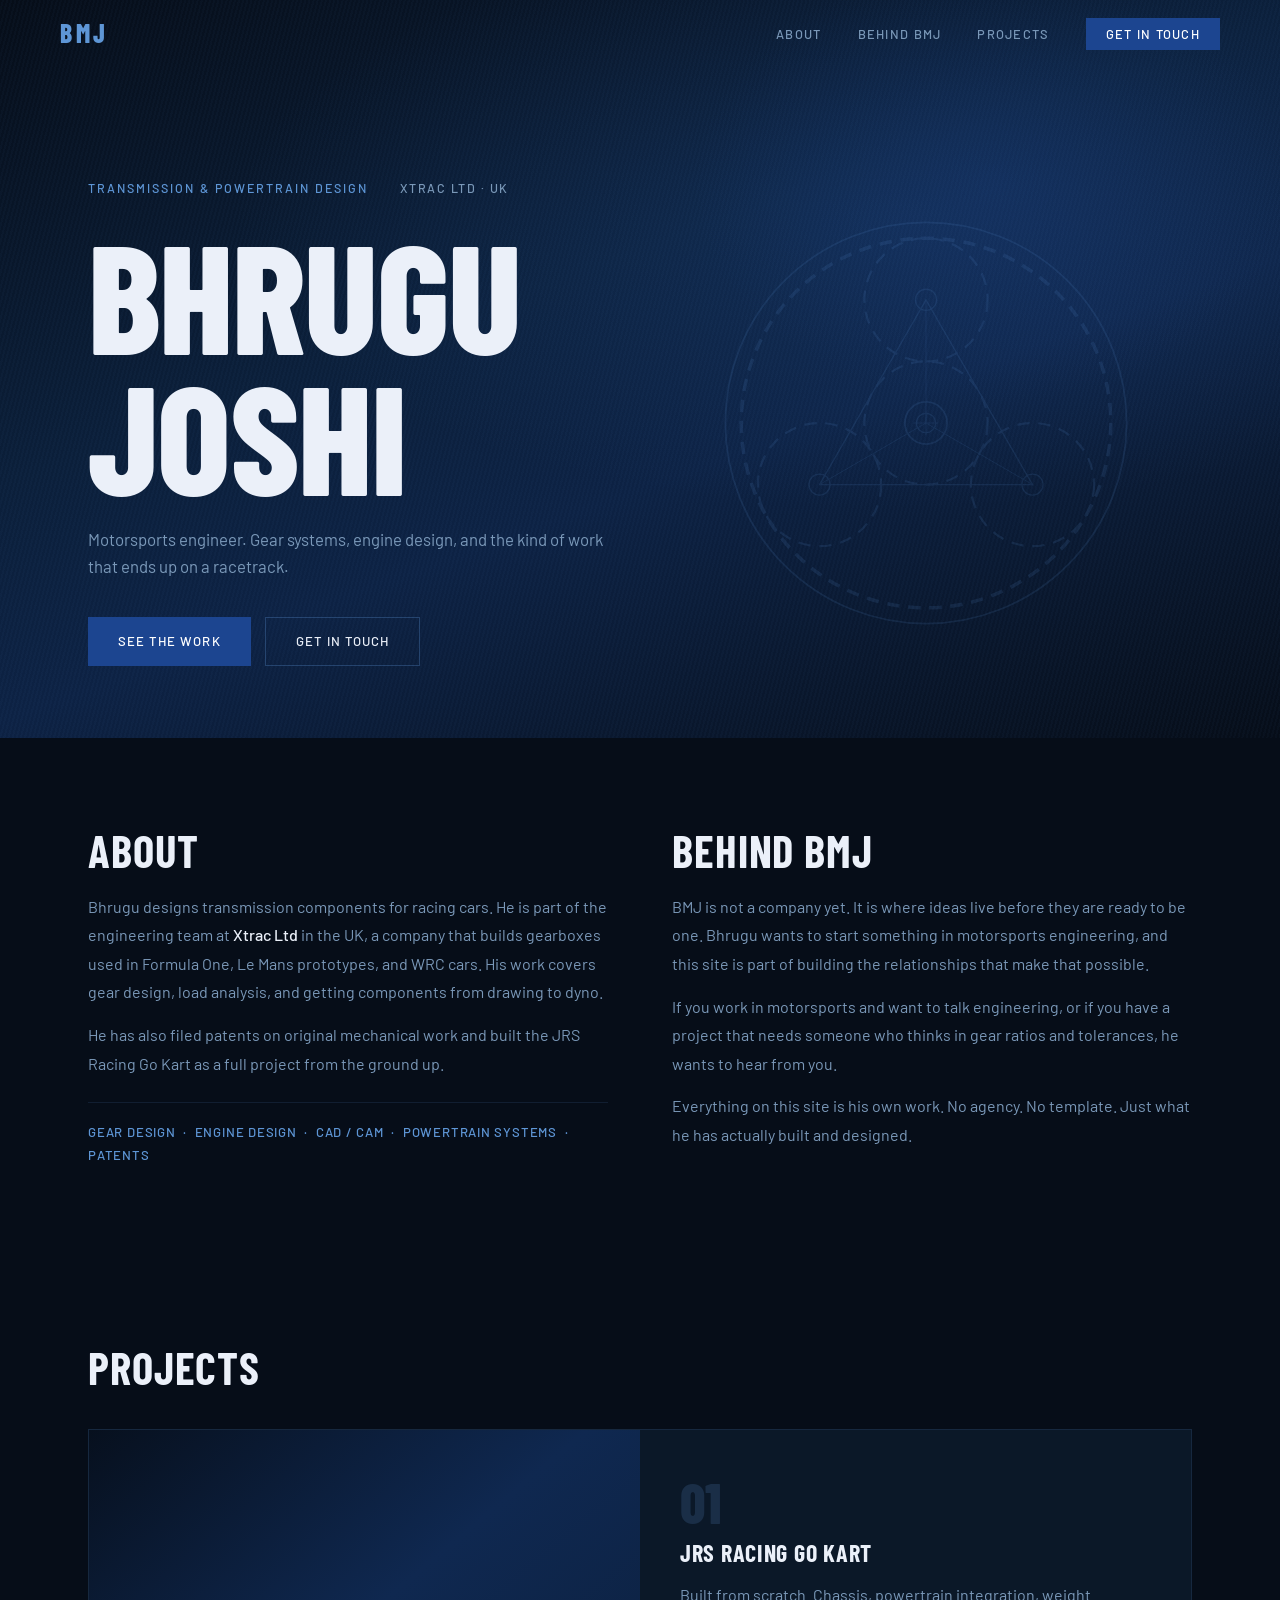
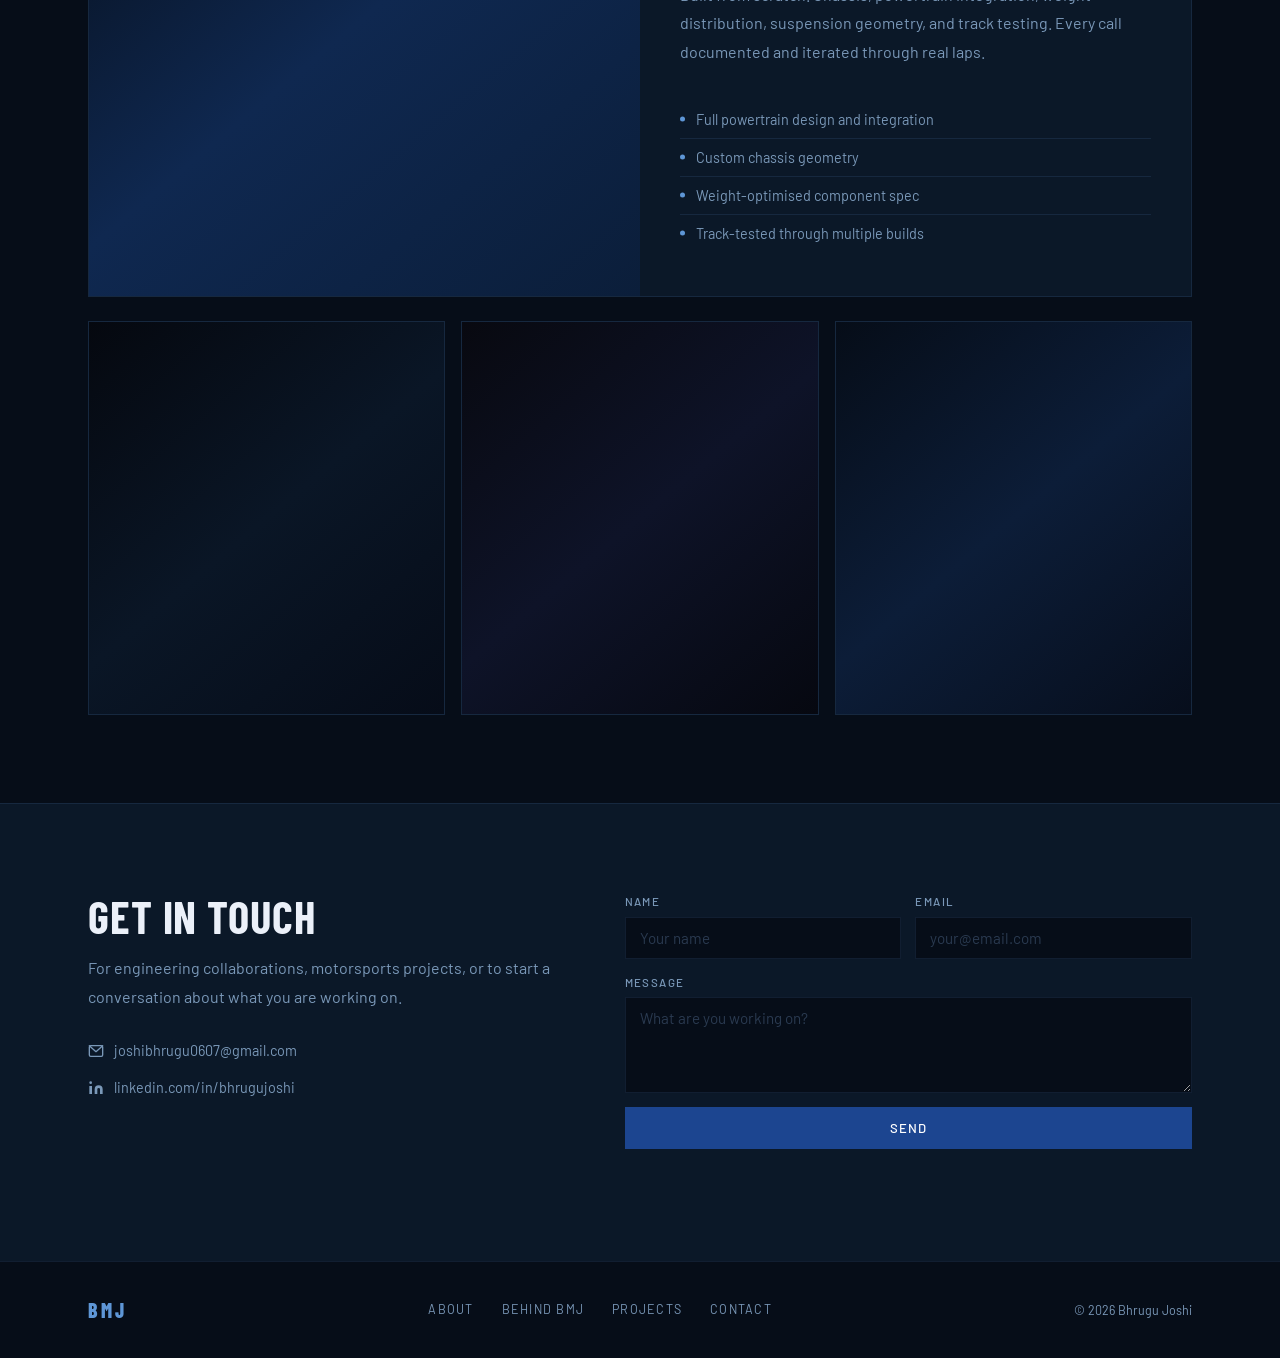
<file: index.html>
<!DOCTYPE html>
<html lang="en">
<head>
  <meta charset="UTF-8">
  <meta name="viewport" content="width=device-width, initial-scale=1.0">
  <title>Bhrugu Joshi</title>
  <meta name="description" content="Motorsports engineer at Xtrac Ltd, UK. Transmission systems, gear design, powertrain work, and the JRS Racing Go Kart.">
  <meta property="og:title" content="Bhrugu Joshi">
  <meta property="og:description" content="Transmission systems. Gear design. Motorsports.">
  <meta property="og:url" content="https://projectbmj.com">
  <link rel="icon" type="image/svg+xml" href="favicon.svg">
  <link rel="preconnect" href="https://fonts.googleapis.com">
  <link rel="preconnect" href="https://fonts.gstatic.com" crossorigin>
  <link href="https://fonts.googleapis.com/css2?family=Barlow+Condensed:wght@600;700;800&family=Barlow:wght@400;500&display=swap" rel="stylesheet">
  <link rel="stylesheet" href="css/styles.css">
</head>
<body>

  <nav id="navbar">
    <div class="nav-inner">
      <a href="#hero" class="logo">BMJ</a>
      <button class="nav-toggle" id="navToggle" aria-label="Toggle menu" aria-expanded="false">
        <span></span><span></span><span></span>
      </button>
      <ul class="nav-links" id="navLinks">
        <li><a href="#about">About</a></li>
        <li><a href="#behind-bmj">Behind BMJ</a></li>
        <li><a href="#projects">Projects</a></li>
        <li><a href="#contact" class="nav-cta">Get In Touch</a></li>
      </ul>
    </div>
  </nav>

  <!-- Hero -->
  <section id="hero">
    <div class="hero-bg" aria-hidden="true"></div>
    <div class="hero-inner">

      <div class="hero-content">
        <div class="hero-top">
          <span class="hero-role">Transmission &amp; Powertrain Design</span>
          <span class="hero-current">Xtrac Ltd &middot; UK</span>
        </div>
        <h1>Bhrugu<br>Joshi</h1>
        <p class="hero-line">Motorsports engineer. Gear systems, engine design, and the kind of work that ends up on a racetrack.</p>
        <div class="hero-actions">
          <a href="#projects" class="btn btn-solid">See the work</a>
          <a href="#contact" class="btn btn-ghost">Get in touch</a>
        </div>
      </div>

      <div class="hero-visual" aria-hidden="true">
        <!--
          Planetary differential schematic — 3-planet epicyclic arrangement.
          Geometry: sun r=70, planet r=70, ring pitch r=210.
          Planet centres at r=140 from assembly centre, 120° apart.
          stroke-dasharray 14/10 yields ~18 dashes on r=70 circles
          and ~54 dashes on r=210 — matching real module-aligned tooth counts.
        -->
        <svg class="gear-svg" viewBox="0 0 500 500" fill="none" xmlns="http://www.w3.org/2000/svg">

          <!--
            Carrier layer: ring gear + locus circle + carrier plate + planets.
            Rotates 1 rev per 120s (carrier output speed).
          -->
          <g class="diff-carrier">

            <!-- Planet centre locus (reference circle) -->
            <circle cx="250" cy="250" r="140"
                    stroke="currentColor" stroke-width="0.6"
                    stroke-dasharray="3 9" opacity="0.35"/>

            <!-- Ring gear: outer housing -->
            <circle cx="250" cy="250" r="228"
                    stroke="currentColor" stroke-width="2"/>

            <!-- Ring gear: inner toothed surface (annulus) -->
            <circle cx="250" cy="250" r="210"
                    stroke="currentColor" stroke-width="4"
                    stroke-dasharray="14 10"/>

            <!-- Planet carrier: triangular plate -->
            <polygon points="250,110 371,320 129,320"
                     stroke="currentColor" stroke-width="1.5"/>

            <!-- Planet carrier: spider arms -->
            <line x1="250" y1="250" x2="250" y2="110"
                  stroke="currentColor" stroke-width="1"/>
            <line x1="250" y1="250" x2="371" y2="320"
                  stroke="currentColor" stroke-width="1"/>
            <line x1="250" y1="250" x2="129" y2="320"
                  stroke="currentColor" stroke-width="1"/>

            <!-- Planet gear 1 — top (250, 110) -->
            <circle cx="250" cy="110" r="70"
                    stroke="currentColor" stroke-width="2.5"
                    stroke-dasharray="14 10"/>
            <circle cx="250" cy="110" r="12"
                    stroke="currentColor" stroke-width="1.5"/>

            <!-- Planet gear 2 — lower left (129, 320) -->
            <circle cx="129" cy="320" r="70"
                    stroke="currentColor" stroke-width="2.5"
                    stroke-dasharray="14 10"/>
            <circle cx="129" cy="320" r="12"
                    stroke="currentColor" stroke-width="1.5"/>

            <!-- Planet gear 3 — lower right (371, 320) -->
            <circle cx="371" cy="320" r="70"
                    stroke="currentColor" stroke-width="2.5"
                    stroke-dasharray="14 10"/>
            <circle cx="371" cy="320" r="12"
                    stroke="currentColor" stroke-width="1.5"/>

          </g>

          <!--
            Sun gear layer: rotates 4× carrier speed (ring-fixed epicyclic
            ratio: ω_sun = ω_carrier × (N_sun + N_ring) / N_sun = × 4).
            1 rev per 30s.
          -->
          <g class="diff-sun">
            <circle cx="250" cy="250" r="70"
                    stroke="currentColor" stroke-width="2.5"
                    stroke-dasharray="14 10"/>
            <circle cx="250" cy="250" r="24"
                    stroke="currentColor" stroke-width="2"/>
            <circle cx="250" cy="250" r="11"
                    stroke="currentColor" stroke-width="1.5"/>
            <line x1="250" y1="236" x2="250" y2="264"
                  stroke="currentColor" stroke-width="1"/>
            <line x1="236" y1="250" x2="264" y2="250"
                  stroke="currentColor" stroke-width="1"/>
          </g>

        </svg>
      </div>

    </div>
  </section>

  <!-- About + Behind BMJ in one visual block -->
  <section id="about" class="section">
    <div class="wrap">
      <div class="about-cols">

        <div class="about-col reveal">
          <h2>About</h2>
          <p>Bhrugu designs transmission components for racing cars. He is part of the engineering team at <strong>Xtrac Ltd</strong> in the UK, a company that builds gearboxes used in Formula One, Le Mans prototypes, and WRC cars. His work covers gear design, load analysis, and getting components from drawing to dyno.</p>
          <p>He has also filed patents on original mechanical work and built the JRS Racing Go Kart as a full project from the ground up.</p>
          <p class="skills-line">Gear Design &nbsp;&middot;&nbsp; Engine Design &nbsp;&middot;&nbsp; CAD / CAM &nbsp;&middot;&nbsp; Powertrain Systems &nbsp;&middot;&nbsp; Patents</p>
        </div>

        <div class="about-col reveal" id="behind-bmj">
          <h2>Behind BMJ</h2>
          <p>BMJ is not a company yet. It is where ideas live before they are ready to be one. Bhrugu wants to start something in motorsports engineering, and this site is part of building the relationships that make that possible.</p>
          <p>If you work in motorsports and want to talk engineering, or if you have a project that needs someone who thinks in gear ratios and tolerances, he wants to hear from you.</p>
          <p>Everything on this site is his own work. No agency. No template. Just what he has actually built and designed.</p>
        </div>

      </div>
    </div>
  </section>

  <!-- Projects -->
  <section id="projects" class="section">
    <div class="wrap">
      <h2 class="section-h reveal">Projects</h2>

      <article class="project-feature reveal">
        <div class="pf-img">
          <div class="ph p-kart" role="img" aria-label="JRS Racing Go Kart"></div>
        </div>
        <div class="pf-body">
          <span class="proj-num">01</span>
          <h3>JRS Racing Go Kart</h3>
          <p>Built from scratch. Chassis, powertrain integration, weight distribution, suspension geometry, and track testing. Every call documented and iterated through real laps.</p>
          <ul class="proj-list">
            <li>Full powertrain design and integration</li>
            <li>Custom chassis geometry</li>
            <li>Weight-optimised component spec</li>
            <li>Track-tested through multiple builds</li>
          </ul>
        </div>
      </article>

      <div class="proj-grid">
        <article class="proj-card reveal">
          <div class="ph p-gears" role="img" aria-label="Gear design work"></div>
          <div class="proj-card-body">
            <span class="proj-num">02</span>
            <h3>Gear Design</h3>
            <p>Transmission gear systems for motorsports. Load capacity, efficiency, packaging.</p>
          </div>
        </article>
        <article class="proj-card reveal">
          <div class="ph p-engine" role="img" aria-label="Engine design work"></div>
          <div class="proj-card-body">
            <span class="proj-num">03</span>
            <h3>Engine Design</h3>
            <p>Powertrain design covering combustion analysis, thermal management, and component integration.</p>
          </div>
        </article>
        <article class="proj-card reveal">
          <div class="ph p-patent" role="img" aria-label="Patented design work"></div>
          <div class="proj-card-body">
            <span class="proj-num">04</span>
            <h3>Patented Work</h3>
            <p>Original mechanical solutions filed as patents. Novel designs built for real performance problems.</p>
          </div>
        </article>
      </div>
    </div>
  </section>

  <!-- Contact -->
  <section id="contact" class="section contact-section">
    <div class="wrap">
      <div class="contact-cols">

        <div class="contact-left reveal">
          <h2>Get In Touch</h2>
          <p>For engineering collaborations, motorsports projects, or to start a conversation about what you are working on.</p>
          <div class="contact-direct">
            <a href="mailto:joshibhrugu0607@gmail.com" class="contact-link">
              <svg width="16" height="16" viewBox="0 0 24 24" fill="none" stroke="currentColor" stroke-width="2" stroke-linecap="round" stroke-linejoin="round" aria-hidden="true"><rect x="2" y="4" width="20" height="16" rx="2"/><polyline points="2,4 12,13 22,4"/></svg>
              joshibhrugu0607@gmail.com
            </a>
            <a href="https://www.linkedin.com/in/bhrugujoshi/" target="_blank" rel="noopener noreferrer" class="contact-link">
              <svg width="16" height="16" viewBox="0 0 24 24" fill="currentColor" aria-hidden="true"><path d="M16 8a6 6 0 0 1 6 6v7h-4v-7a2 2 0 0 0-2-2 2 2 0 0 0-2 2v7h-4v-7a6 6 0 0 1 6-6z"/><rect x="2" y="9" width="4" height="12"/><circle cx="4" cy="4" r="2"/></svg>
              linkedin.com/in/bhrugujoshi
            </a>
          </div>
        </div>

        <div class="contact-right reveal">
          <form id="contactForm" action="https://formspree.io/f/FORM_ID" method="POST" novalidate>
            <div class="form-row">
              <div class="form-group">
                <label for="cname">Name</label>
                <input type="text" id="cname" name="name" required placeholder="Your name" autocomplete="name">
              </div>
              <div class="form-group">
                <label for="cemail">Email</label>
                <input type="email" id="cemail" name="email" required placeholder="your@email.com" autocomplete="email">
              </div>
            </div>
            <div class="form-group">
              <label for="cmessage">Message</label>
              <textarea id="cmessage" name="message" rows="4" required placeholder="What are you working on?"></textarea>
            </div>
            <button type="submit" class="btn btn-solid btn-full" id="submitBtn">Send</button>
            <p class="form-status" id="formStatus" aria-live="polite"></p>
          </form>
        </div>

      </div>
    </div>
  </section>

  <footer>
    <div class="wrap footer-inner">
      <span class="footer-logo">BMJ</span>
      <nav aria-label="Footer navigation">
        <a href="#about">About</a>
        <a href="#behind-bmj">Behind BMJ</a>
        <a href="#projects">Projects</a>
        <a href="#contact">Contact</a>
      </nav>
      <p class="footer-copy">&copy; <span id="year"></span> Bhrugu Joshi</p>
    </div>
  </footer>

  <script src="js/main.js"></script>
</body>
</html>
</file>
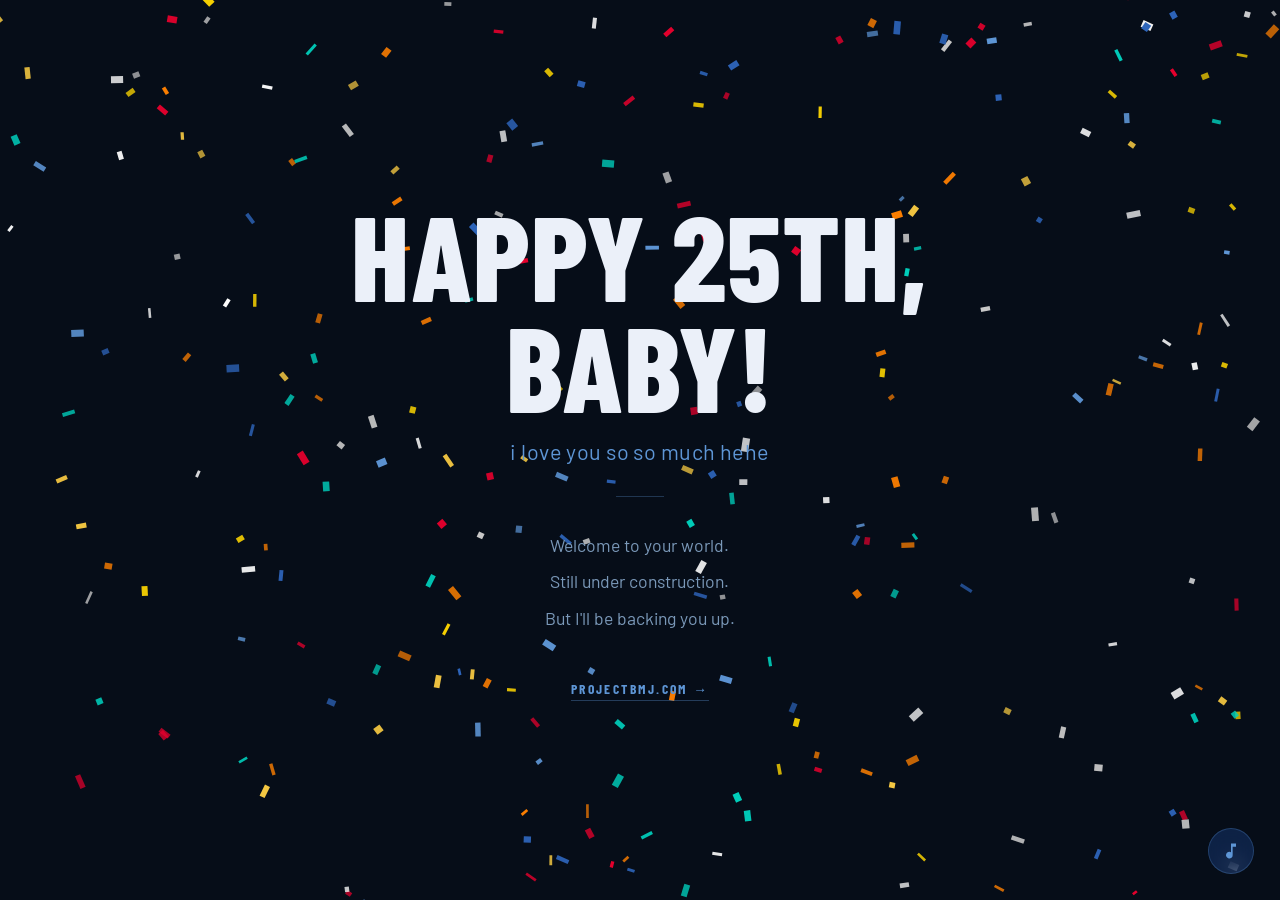
<file: hbd.html>
<!DOCTYPE html>
<html lang="en">
<head>
  <meta charset="UTF-8">
  <meta name="viewport" content="width=device-width, initial-scale=1.0">
  <title>Happy Birthday, Baby!</title>
  <link rel="icon" type="image/svg+xml" href="favicon.svg">
  <link rel="preconnect" href="https://fonts.googleapis.com">
  <link rel="preconnect" href="https://fonts.gstatic.com" crossorigin>
  <link href="https://fonts.googleapis.com/css2?family=Barlow+Condensed:wght@700;800&family=Barlow:wght@400;500&display=swap" rel="stylesheet">
  <style>
    :root {
      --bg:         #060D18;
      --blue:       #1C4590;
      --blue-shine: #5E96D6;
      --text:       #EBF0F9;
      --text-muted: #7A98B8;
    }

    *, *::before, *::after { margin: 0; padding: 0; box-sizing: border-box; }

    body {
      background: var(--bg);
      color: var(--text);
      font-family: 'Barlow', sans-serif;
      min-height: 100vh;
      display: flex;
      align-items: center;
      justify-content: center;
      overflow: hidden;
      -webkit-font-smoothing: antialiased;
    }

    canvas#confetti {
      position: fixed;
      inset: 0;
      width: 100%;
      height: 100%;
      pointer-events: none;
      z-index: 0;
    }

    /* YouTube player: off-screen, never display:none so it initialises */
    #yt-player {
      position: fixed;
      top: -9999px;
      left: -9999px;
      width: 1px;
      height: 1px;
      opacity: 0;
      pointer-events: none;
    }

    .page {
      position: relative;
      z-index: 1;
      text-align: center;
      padding: 40px 28px;
      max-width: 660px;
    }

    .heading {
      font-family: 'Barlow Condensed', sans-serif;
      font-weight: 800;
      font-size: clamp(3.2rem, 11vw, 7.5rem);
      line-height: 0.92;
      text-transform: uppercase;
      letter-spacing: 0.01em;
      color: var(--text);
      animation: up 0.75s cubic-bezier(0.25, 0.46, 0.45, 0.94) both;
    }

    .love {
      font-family: 'Barlow', sans-serif;
      font-weight: 400;
      font-size: clamp(1rem, 3vw, 1.35rem);
      color: var(--blue-shine);
      letter-spacing: 0.02em;
      margin-top: 1.1rem;
      animation: up 0.75s 0.12s cubic-bezier(0.25, 0.46, 0.45, 0.94) both;
    }

    .divider {
      width: 48px;
      height: 1px;
      background: rgba(94, 150, 214, 0.3);
      margin: 2rem auto;
      animation: up 0.75s 0.24s cubic-bezier(0.25, 0.46, 0.45, 0.94) both;
    }

    .message {
      font-size: clamp(1rem, 2.5vw, 1.1rem);
      line-height: 1.9;
      color: var(--text-muted);
      animation: up 0.75s 0.36s cubic-bezier(0.25, 0.46, 0.45, 0.94) both;
    }

    .message p { margin-bottom: 0.2rem; }
    .message p:last-child { margin-bottom: 0; }

    .back {
      display: inline-block;
      margin-top: 2.75rem;
      font-family: 'Barlow Condensed', sans-serif;
      font-weight: 700;
      font-size: 0.85rem;
      letter-spacing: 0.18em;
      text-transform: uppercase;
      color: var(--blue-shine);
      text-decoration: none;
      border-bottom: 1px solid rgba(94, 150, 214, 0.35);
      padding-bottom: 3px;
      transition: color 0.2s, border-color 0.2s;
      animation: up 0.75s 0.5s cubic-bezier(0.25, 0.46, 0.45, 0.94) both;
    }

    .back:hover {
      color: var(--text);
      border-color: rgba(235, 240, 249, 0.4);
    }

    /* Floating music button */
    .music-btn {
      position: fixed;
      bottom: 26px;
      right: 26px;
      z-index: 10;
      width: 46px;
      height: 46px;
      border-radius: 50%;
      background: rgba(28, 69, 144, 0.38);
      border: 1px solid rgba(94, 150, 214, 0.28);
      color: var(--blue-shine);
      cursor: pointer;
      display: flex;
      align-items: center;
      justify-content: center;
      backdrop-filter: blur(10px);
      -webkit-backdrop-filter: blur(10px);
      transition: background 0.2s, border-color 0.2s;
      opacity: 0;
      animation: up 0.75s 0.7s cubic-bezier(0.25, 0.46, 0.45, 0.94) forwards;
    }

    .music-btn:hover {
      background: rgba(28, 69, 144, 0.6);
      border-color: rgba(94, 150, 214, 0.5);
    }

    .music-btn.playing {
      animation: up 0.75s 0.7s cubic-bezier(0.25, 0.46, 0.45, 0.94) forwards,
                 ripple 2.2s 1.5s ease-out infinite;
      border-color: rgba(94, 150, 214, 0.55);
    }

    @keyframes ripple {
      0%   { box-shadow: 0 0 0 0 rgba(94, 150, 214, 0.35); }
      70%  { box-shadow: 0 0 0 12px rgba(94, 150, 214, 0); }
      100% { box-shadow: 0 0 0 0 rgba(94, 150, 214, 0); }
    }

    @keyframes up {
      from { opacity: 0; transform: translateY(22px); }
      to   { opacity: 1; transform: translateY(0); }
    }
  </style>
</head>
<body>

  <canvas id="confetti"></canvas>
  <div id="yt-player"></div>

  <div class="page">
    <h1 class="heading">Happy 25th,<br>baby!</h1>
    <p class="love">i love you so so much hehe</p>
    <div class="divider"></div>
    <div class="message">
      <p>Welcome to your world.</p>
      <p>Still under construction.</p>
      <p>But I'll be backing you up.</p>
    </div>
    <a href="/" class="back">projectbmj.com &rarr;</a>
  </div>

  <button class="music-btn" id="musicBtn" title="Toggle music" aria-label="Toggle music">
    <svg width="20" height="20" viewBox="0 0 24 24" fill="currentColor" aria-hidden="true">
      <path d="M12 3v10.55A4 4 0 1 0 14 17V7h4V3h-6z"/>
    </svg>
  </button>

  <script>
    /* ── Confetti ──────────────────────────────────────── */
    const canvas = document.getElementById('confetti');
    const ctx    = canvas.getContext('2d');

    const colors = [
      '#E8002D', '#FF8000', '#00D2BE',
      '#FFD700', '#F5C842', '#FFFFFF',
      '#C8C8C8', '#2E65BB', '#5E96D6'
    ];

    function resize() {
      canvas.width  = window.innerWidth;
      canvas.height = window.innerHeight;
    }
    resize();
    window.addEventListener('resize', resize);

    class Piece {
      constructor(scatter) { this.reset(scatter); }

      reset(scatter) {
        this.x       = Math.random() * canvas.width;
        this.y       = scatter ? Math.random() * canvas.height * 1.2 - canvas.height * 0.2 : -16;
        this.w       = Math.random() * 9 + 5;
        this.h       = Math.random() * 5 + 2.5;
        this.color   = colors[Math.floor(Math.random() * colors.length)];
        this.speed   = Math.random() * 2.2 + 1.4;
        this.drift   = (Math.random() - 0.5) * 1.2;
        this.rot     = Math.random() * Math.PI * 2;
        this.spin    = (Math.random() - 0.5) * 0.11;
        this.opacity = Math.random() * 0.3 + 0.7;
        this.wave    = Math.random() * Math.PI * 2;
        this.amp     = Math.random() * 0.7 + 0.2;
      }

      update() {
        this.wave += 0.022;
        this.y    += this.speed;
        this.x    += this.drift + Math.sin(this.wave) * this.amp;
        this.rot  += this.spin;
        if (this.y > canvas.height + 20) this.reset(false);
      }

      draw() {
        ctx.save();
        ctx.globalAlpha = this.opacity;
        ctx.translate(this.x, this.y);
        ctx.rotate(this.rot);
        ctx.fillStyle = this.color;
        ctx.fillRect(-this.w / 2, -this.h / 2, this.w, this.h);
        ctx.restore();
      }
    }

    const pieces = Array.from({ length: 280 }, () => new Piece(true));

    (function animate() {
      ctx.clearRect(0, 0, canvas.width, canvas.height);
      pieces.forEach(p => { p.update(); p.draw(); });
      requestAnimationFrame(animate);
    })();

    /* ── YouTube music player ──────────────────────────── */
    const musicBtn = document.getElementById('musicBtn');
    let player     = null;
    let playing    = false;
    let userReady  = false; // true once the page has received any interaction

    function setPlaying(state) {
      playing = state;
      musicBtn.classList.toggle('playing', state);
      musicBtn.setAttribute('aria-label', state ? 'Pause music' : 'Play music');
    }

    // On first interaction anywhere (click, tap, key) → start music.
    // Browsers require a user gesture before audio can play.
    function onFirstInteraction() {
      userReady = true;
      if (player && typeof player.playVideo === 'function') {
        player.setVolume(80);
        player.playVideo();
      }
    }

    document.addEventListener('click',      onFirstInteraction, { once: true });
    document.addEventListener('touchstart', onFirstInteraction, { once: true });
    document.addEventListener('keydown',    onFirstInteraction, { once: true });

    // Load YouTube IFrame API
    (function () {
      const s = document.createElement('script');
      s.src   = 'https://www.youtube.com/iframe_api';
      document.head.appendChild(s);
    })();

    window.onYouTubeIframeAPIReady = function () {
      player = new YT.Player('yt-player', {
        videoId: '9H7Aj8pLQMQ',
        playerVars: {
          autoplay:       1,
          controls:       0,
          loop:           1,
          playlist:       '9H7Aj8pLQMQ',
          playsinline:    1,
          rel:            0,
          modestbranding: 1,
          fs:             0
        },
        events: {
          onReady: function (e) {
            e.target.setVolume(80);
            // Try autoplay straight away — works on some browsers/desktop.
            // If the user already interacted before the player finished
            // loading, play immediately.
            e.target.playVideo();
            if (userReady) e.target.playVideo();
          },
          onStateChange: function (e) {
            setPlaying(e.data === YT.PlayerState.PLAYING);
          }
        }
      });
    };

    // Music button: explicit toggle
    musicBtn.addEventListener('click', function () {
      if (!player || typeof player.getPlayerState !== 'function') return;
      playing ? player.pauseVideo() : player.playVideo();
    });
  </script>

</body>
</html>
</file>
<file: css/styles.css>
/* ============================================================
   Portofino Blue palette
============================================================ */
:root {
  --bg:         #060D18;
  --surface:    #0B1828;
  --surface-2:  #112033;
  --blue:       #1C4590;
  --blue-mid:   #2E65BB;
  --blue-shine: #5E96D6;
  --blue-dim:   rgba(94, 150, 214, 0.10);
  --text:       #EBF0F9;
  --text-muted: #7A98B8;
  --border:     rgba(94, 150, 214, 0.13);
  --font-head:  'Barlow Condensed', sans-serif;
  --font-body:  'Barlow', sans-serif;
  --wrap:       1160px;
  --px:         28px;
}

/* ============================================================
   Reset
============================================================ */
*, *::before, *::after { margin: 0; padding: 0; box-sizing: border-box; }

html { scroll-behavior: smooth; }

body {
  background: var(--bg);
  color: var(--text);
  font-family: var(--font-body);
  font-size: 16px;
  line-height: 1.6;
  overflow-x: hidden;
  -webkit-font-smoothing: antialiased;
}

img { max-width: 100%; display: block; }
a   { color: inherit; text-decoration: none; }
ul  { list-style: none; }

/* ============================================================
   Typography
============================================================ */
h1 {
  font-family: var(--font-head);
  font-weight: 800;
  font-size: clamp(4.5rem, 12vw, 10rem);
  line-height: 0.92;
  letter-spacing: -0.01em;
  text-transform: uppercase;
  color: var(--text);
}

h2 {
  font-family: var(--font-head);
  font-weight: 700;
  font-size: clamp(1.8rem, 4vw, 2.8rem);
  line-height: 1.1;
  letter-spacing: 0.02em;
  text-transform: uppercase;
  color: var(--text);
  margin-bottom: 1.1rem;
}

h3 {
  font-family: var(--font-head);
  font-weight: 700;
  font-size: clamp(1.1rem, 2.5vw, 1.5rem);
  line-height: 1.2;
  letter-spacing: 0.03em;
  text-transform: uppercase;
  color: var(--text);
  margin-bottom: 0.6rem;
}

p {
  color: var(--text-muted);
  font-size: 1rem;
  line-height: 1.78;
  margin-bottom: 0.9rem;
}
p:last-child { margin-bottom: 0; }

strong { color: var(--text); font-weight: 500; }

/* ============================================================
   Layout
============================================================ */
.wrap {
  max-width: var(--wrap);
  margin: 0 auto;
  padding: 0 var(--px);
}

.section { padding: 88px 0; }

/* ============================================================
   Navigation
============================================================ */
#navbar {
  position: fixed;
  inset: 0 0 auto 0;
  z-index: 900;
  padding: 0 var(--px);
  border-bottom: 1px solid transparent;
  transition: background 0.3s, border-color 0.3s;
}

#navbar.scrolled {
  background: rgba(6, 13, 24, 0.93);
  backdrop-filter: blur(12px);
  -webkit-backdrop-filter: blur(12px);
  border-bottom-color: var(--border);
}

.nav-inner {
  max-width: var(--wrap);
  margin: 0 auto;
  height: 66px;
  display: flex;
  align-items: center;
  justify-content: space-between;
}

.logo {
  font-family: var(--font-head);
  font-weight: 800;
  font-size: 1.6rem;
  letter-spacing: 0.14em;
  color: var(--blue-shine);
  transition: opacity 0.2s;
}
.logo:hover { opacity: 0.75; }

.nav-links {
  display: flex;
  align-items: center;
  gap: 2.25rem;
  list-style: none;
}

.nav-links a {
  font-size: 0.8rem;
  font-weight: 500;
  letter-spacing: 0.1em;
  text-transform: uppercase;
  color: var(--text-muted);
  transition: color 0.2s;
}
.nav-links a:hover { color: var(--text); }

.nav-cta {
  background: var(--blue);
  color: #fff !important;
  padding: 8px 20px;
  transition: background 0.2s !important;
}
.nav-cta:hover { background: var(--blue-mid) !important; }

.nav-toggle {
  display: none;
  flex-direction: column;
  gap: 5px;
  background: none;
  border: none;
  cursor: pointer;
  padding: 6px;
  width: 36px;
  height: 36px;
  justify-content: center;
}

.nav-toggle span {
  display: block;
  width: 22px;
  height: 2px;
  background: var(--text);
  transition: transform 0.28s, opacity 0.28s;
  transform-origin: center;
}

.nav-toggle[aria-expanded="true"] span:nth-child(1) { transform: translateY(7px) rotate(45deg); }
.nav-toggle[aria-expanded="true"] span:nth-child(2) { opacity: 0; }
.nav-toggle[aria-expanded="true"] span:nth-child(3) { transform: translateY(-7px) rotate(-45deg); }

/* ============================================================
   Hero
============================================================ */
#hero {
  position: relative;
  min-height: 82vh;
  display: flex;
  align-items: flex-end;
  padding-bottom: 72px;
  overflow: hidden;
}

/* Portofino Blue metallic background */
.hero-bg {
  position: absolute;
  inset: 0;
  background:
    radial-gradient(ellipse 80% 60% at 70% 30%, rgba(44, 101, 187, 0.18) 0%, transparent 65%),
    linear-gradient(160deg, #060D18 0%, #0B1F3A 40%, #0D2244 60%, #060D18 100%);
  z-index: 0;
}

/* Fine brushed-metal lines */
.hero-bg::before {
  content: '';
  position: absolute;
  inset: 0;
  background-image:
    repeating-linear-gradient(
      105deg,
      transparent,
      transparent 2px,
      rgba(94, 150, 214, 0.03) 2px,
      rgba(94, 150, 214, 0.03) 4px
    );
}

/* Subtle sheen at top-right */
.hero-bg::after {
  content: '';
  position: absolute;
  top: -10%;
  right: -5%;
  width: 55%;
  height: 70%;
  background: radial-gradient(ellipse, rgba(30, 69, 144, 0.22) 0%, transparent 60%);
  pointer-events: none;
}

.hero-inner {
  position: relative;
  z-index: 1;
  max-width: var(--wrap);
  width: 100%;
  margin: 0 auto;
  padding: 66px var(--px) 0;
  display: grid;
  grid-template-columns: 1fr 1fr;
  align-items: center;
  gap: 40px;
}

/* Left column content */
.hero-content {
  animation: heroEntrance 0.85s cubic-bezier(0.25, 0.46, 0.45, 0.94) both;
}

@keyframes heroEntrance {
  from { opacity: 0; transform: translateY(18px); }
  to   { opacity: 1; transform: translateY(0); }
}

/* Right column: gear visual */
.hero-visual {
  display: flex;
  align-items: center;
  justify-content: center;
  padding: 16px;
  animation: gearFadeIn 1.6s ease both;
}

@keyframes gearFadeIn {
  from { opacity: 0; }
  to   { opacity: 1; }
}

.gear-svg {
  width: 100%;
  max-width: 440px;
  height: auto;
  color: var(--blue-shine);
  opacity: 0.13;
  overflow: visible;
}

/* Carrier layer: ring + planets + arms — 1 rev per 120s */
.diff-carrier {
  transform-box: fill-box;
  transform-origin: 250px 250px;
  animation: diffCarrier 120s linear infinite;
}

/* Sun gear: 4× carrier speed (N_sun+N_ring)/N_sun = (18+54)/18 = 4 */
.diff-sun {
  transform-box: fill-box;
  transform-origin: 250px 250px;
  animation: diffSun 30s linear infinite;
}

@keyframes diffCarrier { to { transform: rotate(360deg); } }
@keyframes diffSun     { to { transform: rotate(360deg); } }

.hero-top {
  display: flex;
  align-items: baseline;
  gap: 2rem;
  margin-bottom: 1.5rem;
}

.hero-role {
  font-size: 0.78rem;
  font-weight: 500;
  letter-spacing: 0.16em;
  text-transform: uppercase;
  color: var(--blue-shine);
}

.hero-current {
  font-size: 0.78rem;
  font-weight: 500;
  letter-spacing: 0.12em;
  text-transform: uppercase;
  color: var(--text-muted);
}

.hero-line {
  font-size: 1.05rem;
  color: var(--text-muted);
  max-width: 520px;
  margin: 1.25rem 0 2.25rem;
  line-height: 1.65;
}

.hero-actions {
  display: flex;
  gap: 0.875rem;
  flex-wrap: wrap;
}

/* ============================================================
   Buttons
============================================================ */
.btn {
  display: inline-flex;
  align-items: center;
  font-family: var(--font-body);
  font-size: 0.82rem;
  font-weight: 500;
  letter-spacing: 0.08em;
  text-transform: uppercase;
  padding: 13px 30px;
  cursor: pointer;
  border: none;
  transition: background 0.2s, border-color 0.2s, transform 0.2s;
}

.btn-solid {
  background: var(--blue);
  color: #fff;
}
.btn-solid:hover {
  background: var(--blue-mid);
  transform: translateY(-1px);
}

.btn-ghost {
  background: transparent;
  color: var(--text);
  border: 1px solid rgba(94, 150, 214, 0.3);
}
.btn-ghost:hover {
  border-color: rgba(94, 150, 214, 0.65);
  transform: translateY(-1px);
}

.btn-full { width: 100%; justify-content: center; }

/* ============================================================
   Reveal
============================================================ */
.reveal {
  opacity: 0;
  transform: translateY(24px);
  transition: opacity 0.6s ease, transform 0.6s ease;
}
.reveal.visible {
  opacity: 1;
  transform: translateY(0);
}

/* ============================================================
   About + Behind BMJ
============================================================ */
.about-cols {
  display: grid;
  grid-template-columns: 1fr 1fr;
  gap: 64px;
  align-items: start;
}

.about-col { }

.skills-line {
  margin-top: 1.5rem;
  font-size: 0.82rem;
  font-weight: 500;
  letter-spacing: 0.06em;
  color: var(--blue-shine);
  text-transform: uppercase;
  border-top: 1px solid var(--border);
  padding-top: 1.1rem;
}

/* ============================================================
   Projects
============================================================ */
.section-h {
  margin-bottom: 36px;
}

/* Featured: JRS Kart */
.project-feature {
  display: grid;
  grid-template-columns: 1fr 1fr;
  border: 1px solid var(--border);
  background: var(--surface);
  margin-bottom: 24px;
  overflow: hidden;
  transition: border-color 0.25s;
}
.project-feature:hover { border-color: rgba(94, 150, 214, 0.38); }

.pf-img { overflow: hidden; }

/* Placeholder visuals */
.ph {
  width: 100%;
  height: 100%;
  min-height: 340px;
  display: flex;
  align-items: center;
  justify-content: center;
  transition: transform 0.5s ease;
}

.project-feature:hover .ph,
.proj-card:hover      .ph { transform: scale(1.04); }

.p-kart   { background: linear-gradient(140deg, #07101E 0%, #0F2850 45%, #0B1E3A 100%); }
.p-gears  { background: linear-gradient(140deg, #05080F 0%, #0A1626 50%, #060C18 100%); }
.p-engine { background: linear-gradient(140deg, #080910 0%, #0E1328 50%, #060810 100%); }
.p-patent { background: linear-gradient(140deg, #060D18 0%, #0C1D38 50%, #070E1C 100%); }

.pf-body {
  padding: 44px 40px;
  display: flex;
  flex-direction: column;
  justify-content: center;
}

.proj-num {
  font-family: var(--font-head);
  font-size: 3.5rem;
  font-weight: 800;
  line-height: 1;
  color: rgba(94, 150, 214, 0.18);
  letter-spacing: -0.02em;
  margin-bottom: 0.6rem;
  display: block;
}

.pf-body h3 { margin-bottom: 0.8rem; }

.proj-list {
  list-style: none;
  margin-top: 1.25rem;
}

.proj-list li {
  font-size: 0.9rem;
  color: var(--text-muted);
  padding: 7px 0 7px 16px;
  border-bottom: 1px solid var(--border);
  position: relative;
}
.proj-list li:last-child { border-bottom: none; }
.proj-list li::before {
  content: '';
  position: absolute;
  left: 0;
  top: 50%;
  transform: translateY(-50%);
  width: 5px;
  height: 5px;
  border-radius: 50%;
  background: var(--blue-shine);
}

/* Project grid (3 cards) */
.proj-grid {
  display: grid;
  grid-template-columns: repeat(3, 1fr);
  gap: 16px;
}

.proj-card {
  background: var(--surface);
  border: 1px solid var(--border);
  overflow: hidden;
  transition: border-color 0.25s, transform 0.25s, box-shadow 0.25s;
}
.proj-card:hover {
  border-color: rgba(94, 150, 214, 0.35);
  transform: translateY(-4px);
  box-shadow: 0 16px 48px rgba(30, 69, 144, 0.15);
}

.proj-card .ph { min-height: 180px; }

.proj-card-body { padding: 22px 22px 26px; }

.proj-card-body .proj-num {
  font-size: 2.25rem;
  margin-bottom: 0.3rem;
}

/* ============================================================
   Contact
============================================================ */
.contact-section {
  background: var(--surface);
  border-top: 1px solid var(--border);
}

.contact-cols {
  display: grid;
  grid-template-columns: 1fr 1.2fr;
  gap: 64px;
  align-items: start;
}

.contact-left h2 { margin-bottom: 0.8rem; }

.contact-direct {
  display: flex;
  flex-direction: column;
  gap: 14px;
  margin-top: 1.75rem;
}

.contact-link {
  display: flex;
  align-items: center;
  gap: 10px;
  font-size: 0.9rem;
  color: var(--text-muted);
  transition: color 0.2s;
  word-break: break-all;
}
.contact-link:hover { color: var(--blue-shine); }

/* Form */
.form-row {
  display: grid;
  grid-template-columns: 1fr 1fr;
  gap: 14px;
}

.form-group {
  display: flex;
  flex-direction: column;
  gap: 6px;
  margin-bottom: 14px;
}

.form-group label {
  font-size: 0.72rem;
  font-weight: 500;
  letter-spacing: 0.12em;
  text-transform: uppercase;
  color: var(--text-muted);
}

.form-group input,
.form-group textarea {
  background: var(--bg);
  border: 1px solid var(--border);
  color: var(--text);
  font-family: var(--font-body);
  font-size: 0.95rem;
  padding: 11px 14px;
  outline: none;
  resize: vertical;
  width: 100%;
  transition: border-color 0.2s;
}
.form-group input::placeholder,
.form-group textarea::placeholder { color: #2a3a50; }
.form-group input:focus,
.form-group textarea:focus { border-color: var(--blue-mid); }

.form-status {
  font-size: 0.82rem;
  text-align: center;
  margin-top: 8px;
  min-height: 1.2em;
}

/* ============================================================
   Footer
============================================================ */
footer {
  background: var(--bg);
  border-top: 1px solid var(--border);
  padding: 32px 0;
}

.footer-inner {
  display: flex;
  align-items: center;
  justify-content: space-between;
  gap: 24px;
}

.footer-logo {
  font-family: var(--font-head);
  font-weight: 800;
  font-size: 1.25rem;
  color: var(--blue-shine);
  letter-spacing: 0.14em;
}

footer nav {
  display: flex;
  gap: 1.75rem;
}

footer nav a {
  font-size: 0.78rem;
  letter-spacing: 0.1em;
  text-transform: uppercase;
  color: var(--text-muted);
  transition: color 0.2s;
}
footer nav a:hover { color: var(--text); }

.footer-copy {
  font-size: 0.78rem;
  color: var(--text-muted);
  margin: 0;
}

/* ============================================================
   Responsive: tablet
============================================================ */
@media (max-width: 900px) {
  .section { padding: 64px 0; }

  /* Hero: collapse to single column, hide gear */
  .hero-inner { grid-template-columns: 1fr; gap: 0; }
  .hero-visual { display: none; }

  .about-cols {
    grid-template-columns: 1fr;
    gap: 44px;
  }

  .project-feature {
    grid-template-columns: 1fr;
  }

  .ph { min-height: 260px; }

  .proj-grid {
    grid-template-columns: repeat(2, 1fr);
  }

  .contact-cols {
    grid-template-columns: 1fr;
    gap: 44px;
  }

  .footer-inner {
    flex-direction: column;
    text-align: center;
    gap: 16px;
  }

  footer nav { flex-wrap: wrap; justify-content: center; }
}

/* ============================================================
   Responsive: mobile
============================================================ */
@media (max-width: 680px) {
  .section { padding: 52px 0; }

  .nav-toggle { display: flex; }

  .nav-links {
    position: fixed;
    top: 66px;
    left: 0; right: 0;
    background: rgba(6,13,24,0.97);
    backdrop-filter: blur(12px);
    -webkit-backdrop-filter: blur(12px);
    flex-direction: column;
    gap: 0;
    padding: 8px 0 20px;
    border-bottom: 1px solid var(--border);
    transform: translateY(-110%);
    opacity: 0;
    pointer-events: none;
    transition: transform 0.3s cubic-bezier(0.4,0,0.2,1), opacity 0.3s;
  }

  .nav-links.open {
    transform: translateY(0);
    opacity: 1;
    pointer-events: all;
  }

  .nav-links li { border-bottom: 1px solid var(--border); }
  .nav-links li:last-child { border-bottom: none; }

  .nav-links a { display: block; padding: 15px var(--px); }

  .nav-cta {
    display: inline-block;
    margin: 8px var(--px) 0;
    padding: 12px 20px;
  }

  h1 { font-size: clamp(3.5rem, 15vw, 5.5rem); }

  .hero-top { flex-direction: column; gap: 4px; }

  .hero-actions { flex-direction: column; }

  .form-row { grid-template-columns: 1fr; }

  .proj-grid { grid-template-columns: 1fr; }

  .pf-body { padding: 28px 22px; }
}
</file>
